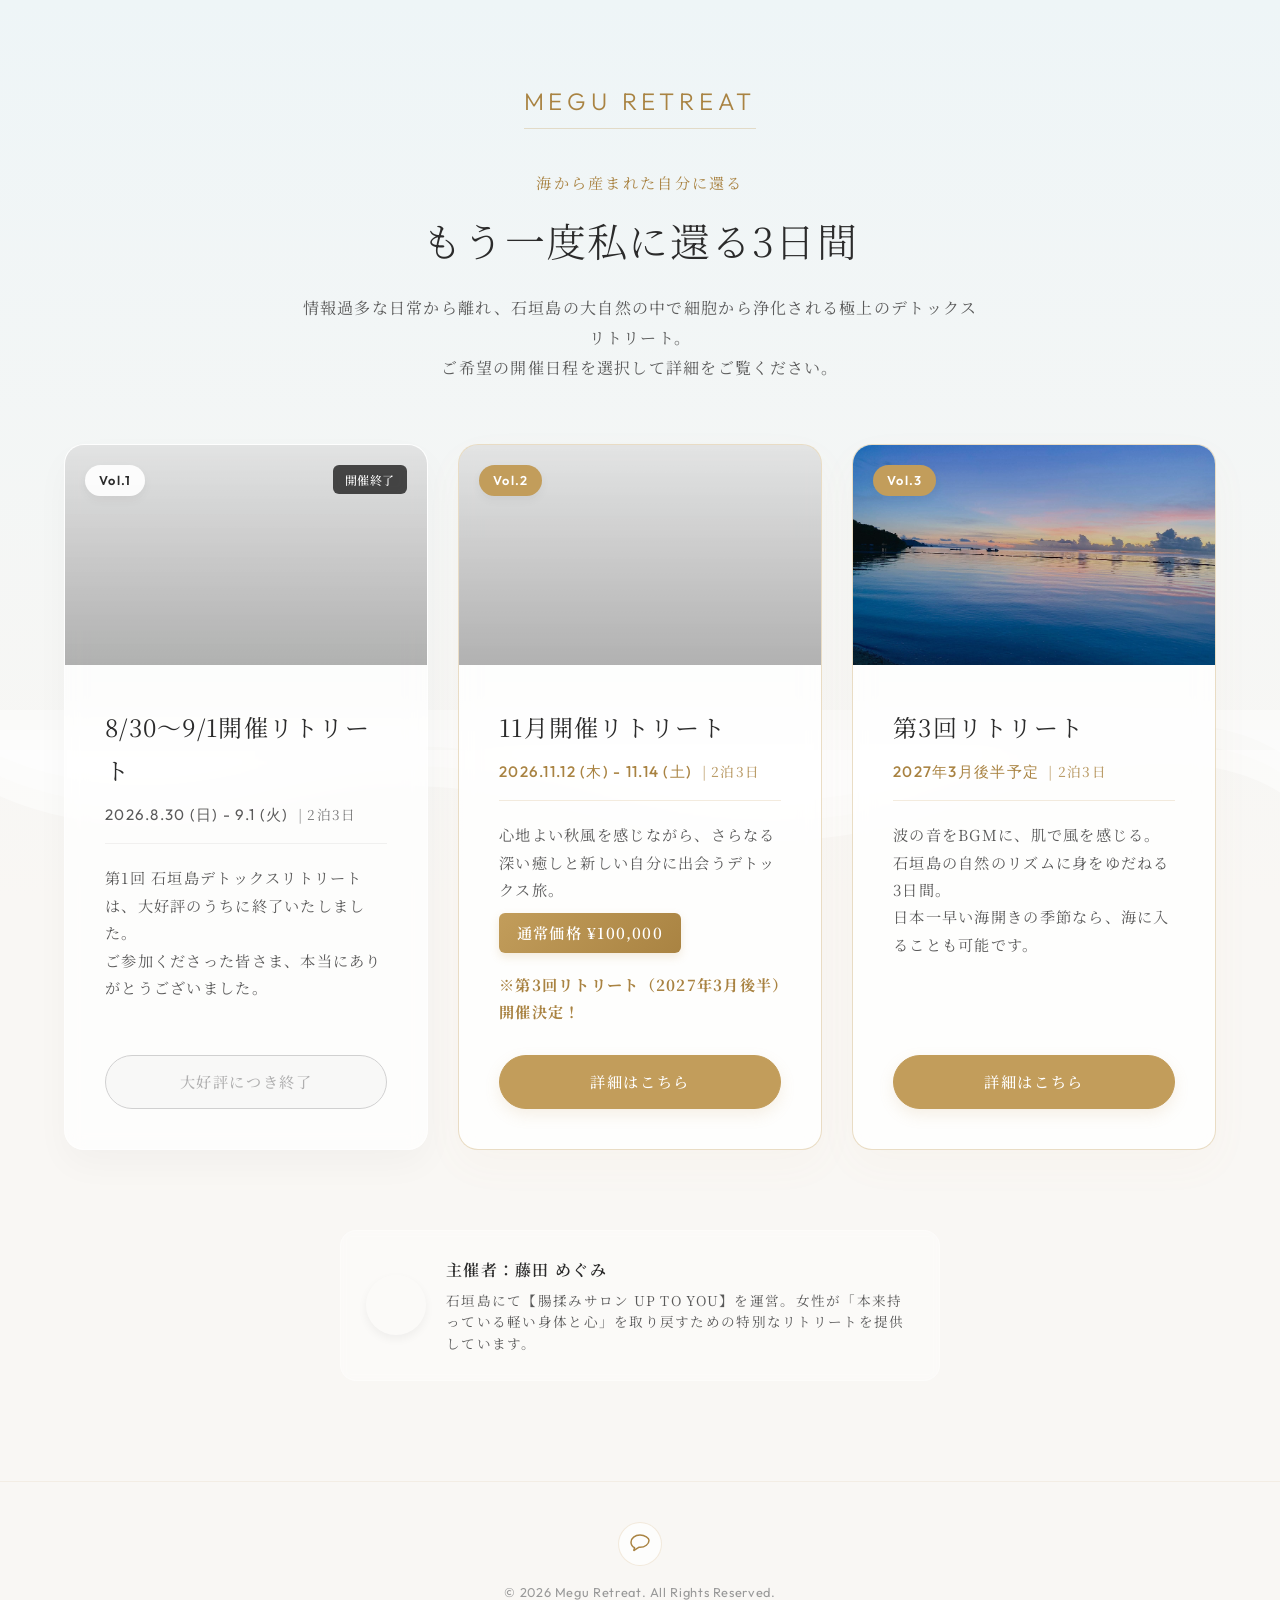
<file: index.html>
<!DOCTYPE html>
<html lang="ja">
<head>
    <meta charset="UTF-8">
    <meta name="viewport" content="width=device-width, initial-scale=1.0">
    <title>もう一度私に還る3日間 〜石垣島デトックスリトリート 総合案内〜</title>
    <meta name="description" content="もう一度私に還る3日間。腸から人生を整える石垣島リトリートの総合案内ページです。ご希望の日程を選択して詳細をご覧ください。">
    <!-- Google Fonts for premium typography -->
    <link rel="preconnect" href="https://fonts.googleapis.com">
    <link rel="preconnect" href="https://fonts.gstatic.com" crossorigin>
    <link href="https://fonts.googleapis.com/css2?family=Noto+Serif+JP:wght@300;400;600&family=Outfit:wght@300;400&display=swap" rel="stylesheet">
    <link rel="stylesheet" href="portal_style.css">
</head>
<body>
    <!-- Top Decorative Wave Background Overlay -->
    <div class="ocean-bg">
        <div class="wave wave1"></div>
        <div class="wave wave2"></div>
        <div class="wave wave3"></div>
    </div>

    <!-- Main Content -->
    <main class="portal-container">
        <!-- Header / Logo -->
        <header class="portal-header">
            <div class="logo">Megu Retreat</div>
        </header>

        <!-- Welcome Section -->
        <section class="welcome-section">
            <p class="welcome-sub">海から産まれた自分に還る</p>
            <h1 class="welcome-title">もう一度私に還る3日間</h1>
            <p class="welcome-desc">
                情報過多な日常から離れ、石垣島の大自然の中で細胞から浄化される極上のデトックスリトリート。<br>
                ご希望の開催日程を選択して詳細をご覧ください。
            </p>
        </section>

        <!-- Choice Cards Section -->
        <section class="cards-section">
            <div class="cards-grid">
                <!-- Vol.1 Card: completed -->
                <div class="portal-card">
                    <div class="card-image-box" style="background-image: url('https://megu-ishigaki.github.io/retreat/images/683950818_955530456968960_5264120412928472228_n.jpg');">
                        <div class="card-badge">Vol.1</div>
                        <div class="card-pop-tag" style="background: rgba(43,43,43,0.85);">開催終了</div>
                    </div>
                    <div class="card-content">
                        <h2 class="card-title">8/30〜9/1開催リトリート</h2>
                        <p class="card-date">2026.8.30 (日) - 9.1 (火) <span>| 2泊3日</span></p>
                        <p class="card-text">
                            第1回 石垣島デトックスリトリートは、大好評のうちに終了いたしました。<br>
                            ご参加くださった皆さま、本当にありがとうございました。
                        </p>
                        <span class="btn-portal disabled" aria-disabled="true">大好評につき終了</span>
                    </div>
                </div>

                <!-- Vol.2 Card (11月) -->
                <div class="portal-card highlight-card">
                    <div class="card-image-box" style="background-image: url('https://megu-ishigaki.github.io/retreat/images/678379756_1978113483078701_2156994088743516557_n.jpg');">
                        <div class="card-badge gold">Vol.2</div>
                    </div>
                    <div class="card-content">
                        <h2 class="card-title">11月開催リトリート</h2>
                        <p class="card-date gold-date">2026.11.12 (木) - 11.14 (土) <span>| 2泊3日</span></p>
                        <p class="card-text">
                            心地よい秋風を感じながら、さらなる深い癒しと新しい自分に出会うデトックス旅。<br>
                            <span class="monitor-badge">通常価格 ¥100,000</span>
                            <strong style="color: var(--primary-dark); display: block; margin-top: 8px;">※第3回リトリート（2027年3月後半）開催決定！</strong>
                        </p>
                        <a href="https://megu-ishigaki.github.io/retreat2/" class="btn-portal filled">詳細はこちら</a>
                    </div>
                </div>

                <!-- Vol.3 Card -->
                <div class="portal-card highlight-card">
                    <div class="card-image-box" style="background-image: url('images/retreat3-hero.jpg');">
                        <div class="card-badge gold">Vol.3</div>
                    </div>
                    <div class="card-content">
                        <h2 class="card-title">第3回リトリート</h2>
                        <p class="card-date gold-date">2027年3月後半予定 <span>| 2泊3日</span></p>
                        <p class="card-text">
                            波の音をBGMに、肌で風を感じる。石垣島の自然のリズムに身をゆだねる3日間。<br>
                            日本一早い海開きの季節なら、海に入ることも可能です。
                        </p>
                        <a href="https://megu-ishigaki.github.io/retreat3/" class="btn-portal filled">詳細はこちら</a>
                    </div>
                </div>
            </div>
        </section>

        <!-- Organizer Brief -->
        <section class="organizer-brief">
            <div class="organizer-box">
                <div class="organizer-avatar" style="background-image: url('https://megu-ishigaki.github.io/retreat/images/676887972_970373008977301_2734371401482440871_n.jpg');"></div>
                <div class="organizer-info">
                    <h3>主催者：藤田 めぐみ</h3>
                    <p>石垣島にて【腸揉みサロン UP TO YOU】を運営。女性が「本来持っている軽い身体と心」を取り戻すための特別なリトリートを提供しています。</p>
                </div>
            </div>
        </section>
    </main>

    <!-- Footer -->
    <footer class="portal-footer">
        <div class="footer-sns">
            <a href="https://lin.ee/xbLCPCN" target="_blank" rel="noopener noreferrer" class="sns-icon" title="LINE">
                <!-- Simple Elegant SVG LINE Bubble Icon -->
                <svg viewBox="0 0 24 24" width="24" height="24" stroke="currentColor" stroke-width="1.5" fill="none" stroke-linecap="round" stroke-linejoin="round">
                    <path d="M12 3c-4.97 0-9 3.19-9 7.13 0 2.27 1.34 4.29 3.52 5.56-.16.58-.59 2.12-.68 2.45-.1.38.13.37.28.27.21-.14 3.32-2.25 4.65-3.15.4.06.81.09 1.23.09 4.97 0 9-3.19 9-7.13C21 6.19 16.97 3 12 3z"></path>
                </svg>
            </a>
        </div>
        <p class="copyright">&copy; 2026 Megu Retreat. All Rights Reserved.</p>
    </footer>
</body>
</html>
</file>
<file: portal_style.css>
/* portal_style.css */

/* Reset & Root Variables */
:root {
    --primary: #c29d5b; /* Elegant gold tone */
    --primary-dark: #a98342;
    --text-main: #2b2b2b;
    --text-light: #5a5a5a;
    --bg-main: #f9f7f4; /* Very soft sandy white */
    --font-serif: 'Noto Serif JP', serif;
    --font-sans: 'Outfit', sans-serif;
    --transition-slow: all 0.6s cubic-bezier(0.25, 1, 0.5, 1);
    --transition-fast: all 0.3s ease;
}

* {
    margin: 0;
    padding: 0;
    box-sizing: border-box;
}

body {
    font-family: var(--font-serif);
    color: var(--text-main);
    background-color: var(--bg-main);
    line-height: 1.8;
    letter-spacing: 0.08em;
    min-height: 100vh;
    display: flex;
    flex-direction: column;
    position: relative;
    overflow-x: hidden;
}

a {
    text-decoration: none;
    color: inherit;
}

/* 🌊 Animated Ocean Wave Background */
.ocean-bg {
    position: fixed;
    top: 0;
    left: 0;
    width: 100%;
    height: 100%;
    background: linear-gradient(180deg, #eef5f7 0%, #f9f7f4 100%);
    z-index: -2;
    overflow: hidden;
}

.wave {
    position: absolute;
    bottom: -150px;
    left: 0;
    width: 200%;
    height: 300px;
    background: url('data:image/svg+xml;utf8,<svg xmlns="http://www.w3.org/2000/svg" viewBox="0 0 1200 120" preserveAspectRatio="none"><path d="M0,0V46.29c47.79,22.2,103.59,32.17,158,28,70.36-5.37,136.33-33.31,206.8-37.5C438.64,32.43,512.34,53.67,583,72.05c69.27,18,138.3,24.88,209.4,13.08,36.15-6,69.85-17.84,104.45-29.34C989.49,25,1113-14.29,1200,42.4V0Z" fill="%23ffffff" opacity="0.45"/></svg>') repeat-x;
    background-size: 50% 120px;
    transform: translate3d(0, 0, 0);
}

.wave1 {
    animation: wave-motion 25s cubic-bezier(0.36, 0.45, 0.63, 0.53) infinite;
    z-index: 1;
}

.wave2 {
    bottom: -130px;
    animation: wave-motion 18s cubic-bezier(0.36, 0.45, 0.63, 0.53) -2s infinite;
    opacity: 0.7;
    z-index: 2;
}

.wave3 {
    bottom: -110px;
    animation: wave-motion 12s cubic-bezier(0.36, 0.45, 0.63, 0.53) -4s infinite;
    opacity: 0.9;
    z-index: 3;
}

@keyframes wave-motion {
    0% { transform: translateX(0); }
    100% { transform: translateX(-50%); }
}

/* Main Container */
.portal-container {
    width: 90%;
    max-width: 1200px;
    margin: 0 auto;
    padding: 80px 0 100px;
    flex: 1;
    display: flex;
    flex-direction: column;
    justify-content: center;
}

/* Header */
.portal-header {
    text-align: center;
    margin-bottom: 40px;
}

.portal-header .logo {
    font-family: var(--font-sans);
    font-size: 1.5rem;
    font-weight: 300;
    letter-spacing: 0.2em;
    color: var(--primary-dark);
    text-transform: uppercase;
    display: inline-block;
    border-bottom: 1px solid rgba(194, 157, 91, 0.3);
    padding-bottom: 5px;
}

/* Welcome Section */
.welcome-section {
    text-align: center;
    margin-bottom: 60px;
}

.welcome-sub {
    font-size: 0.95rem;
    color: var(--primary-dark);
    letter-spacing: 0.15em;
    margin-bottom: 15px;
}

.welcome-title {
    font-size: 2.5rem;
    font-weight: 300;
    line-height: 1.4;
    margin-bottom: 25px;
    color: var(--text-main);
}

.welcome-desc {
    font-size: 1rem;
    color: var(--text-light);
    max-width: 680px;
    margin: 0 auto;
    line-height: 1.9;
}

/* Cards Section */
.cards-section {
    margin-bottom: 60px;
}

.cards-grid {
    display: grid;
    grid-template-columns: repeat(3, 1fr);
    gap: 30px;
}

/* Portal Card Style */
.portal-card {
    background: rgba(255, 255, 255, 0.7);
    border: 1px solid rgba(255, 255, 255, 0.5);
    border-radius: 20px;
    overflow: hidden;
    backdrop-filter: blur(10px);
    -webkit-backdrop-filter: blur(10px);
    box-shadow: 0 15px 35px rgba(0, 0, 0, 0.03);
    display: flex;
    flex-direction: column;
    transition: var(--transition-slow);
}

.portal-card:hover {
    transform: translateY(-8px);
    box-shadow: 0 25px 50px rgba(194, 157, 91, 0.08);
    border-color: rgba(194, 157, 91, 0.3);
    background: rgba(255, 255, 255, 0.85);
}

/* Highlighted (Vol.2) Card */
.highlight-card {
    border-color: rgba(194, 157, 91, 0.35);
    background: rgba(255, 255, 255, 0.8);
    box-shadow: 0 15px 40px rgba(194, 157, 91, 0.04);
}

.highlight-card:hover {
    border-color: rgba(194, 157, 91, 0.6);
    background: rgba(255, 255, 255, 0.95);
}

.card-image-box {
    height: 220px;
    background-size: cover;
    background-position: center;
    position: relative;
}

.card-image-box::before {
    content: '';
    position: absolute;
    top: 0; left: 0; width: 100%; height: 100%;
    background: linear-gradient(to bottom, rgba(0,0,0,0.1), rgba(0,0,0,0.3));
}

.card-badge {
    position: absolute;
    top: 20px;
    left: 20px;
    background: rgba(255, 255, 255, 0.9);
    color: var(--text-main);
    padding: 4px 14px;
    border-radius: 30px;
    font-family: var(--font-sans);
    font-size: 0.8rem;
    letter-spacing: 0.1em;
    font-weight: 600;
    box-shadow: 0 4px 10px rgba(0,0,0,0.05);
}

.card-badge.gold {
    background: var(--primary);
    color: #fff;
}

.card-pop-tag {
    position: absolute;
    top: 20px;
    right: 20px;
    background: rgba(194, 157, 91, 0.9);
    backdrop-filter: blur(5px);
    -webkit-backdrop-filter: blur(5px);
    color: #fff;
    font-size: 0.75rem;
    padding: 4px 12px;
    border-radius: 6px;
    letter-spacing: 0.05em;
    font-weight: 500;
}

.card-content {
    padding: 40px;
    flex: 1;
    display: flex;
    flex-direction: column;
}

.card-title {
    font-size: 1.5rem;
    font-weight: 400;
    margin-bottom: 10px;
    color: var(--text-main);
}

.card-date {
    font-family: var(--font-sans);
    font-size: 0.95rem;
    color: var(--text-light);
    margin-bottom: 20px;
    border-bottom: 1px solid rgba(0, 0, 0, 0.05);
    padding-bottom: 15px;
}

.card-date span {
    font-family: var(--font-serif);
    font-size: 0.85rem;
    opacity: 0.8;
    margin-left: 5px;
}

.gold-date {
    color: var(--primary-dark);
    font-weight: 500;
    border-color: rgba(194, 157, 91, 0.2);
}

.card-text {
    font-size: 0.95rem;
    color: var(--text-light);
    margin-bottom: 30px;
    line-height: 1.8;
    flex: 1;
}

/* Button Portal */
.btn-portal {
    display: block;
    text-align: center;
    border: 1px solid var(--primary);
    color: var(--primary);
    padding: 12px 30px;
    border-radius: 30px;
    font-size: 0.95rem;
    font-weight: 500;
    letter-spacing: 0.1em;
    transition: var(--transition-fast);
}

.btn-portal:hover {
    background-color: var(--primary);
    color: #fff;
    box-shadow: 0 8px 20px rgba(194, 157, 91, 0.2);
}

.btn-portal.filled {
    background-color: var(--primary);
    color: #fff;
    box-shadow: 0 6px 15px rgba(194, 157, 91, 0.15);
}

.btn-portal.filled:hover {
    background-color: var(--primary-dark);
    border-color: var(--primary-dark);
    box-shadow: 0 8px 25px rgba(194, 157, 91, 0.3);
}

.btn-portal.disabled {
    border-color: #d0d0d0;
    color: #b0b0b0;
    background-color: rgba(240, 240, 240, 0.4);
    cursor: not-allowed;
    pointer-events: none;
    box-shadow: none;
}

/* Organizer Brief */
.organizer-brief {
    margin-top: 20px;
    display: flex;
    justify-content: center;
}

.organizer-box {
    background: rgba(255, 255, 255, 0.4);
    border: 1px solid rgba(255, 255, 255, 0.3);
    border-radius: 16px;
    padding: 25px;
    display: flex;
    align-items: center;
    gap: 20px;
    max-width: 600px;
    backdrop-filter: blur(5px);
    -webkit-backdrop-filter: blur(5px);
}

.organizer-avatar {
    width: 60px;
    height: 60px;
    border-radius: 50%;
    background-size: cover;
    background-position: center;
    box-shadow: 0 4px 10px rgba(0,0,0,0.05);
    flex-shrink: 0;
}

.organizer-info h3 {
    font-size: 1rem;
    font-weight: 600;
    margin-bottom: 5px;
    color: var(--text-main);
}

.organizer-info p {
    font-size: 0.85rem;
    color: var(--text-light);
    line-height: 1.6;
}

/* Portal Footer */
.portal-footer {
    text-align: center;
    padding: 40px 0;
    border-top: 1px solid rgba(194, 157, 91, 0.1);
    background: transparent;
    z-index: 10;
}

.footer-sns {
    margin-bottom: 15px;
}

.sns-icon {
    display: inline-flex;
    align-items: center;
    justify-content: center;
    width: 44px;
    height: 44px;
    border-radius: 50%;
    background: rgba(255, 255, 255, 0.7);
    border: 1px solid rgba(194, 157, 91, 0.2);
    color: var(--primary-dark);
    transition: var(--transition-fast);
}

.sns-icon:hover {
    background: var(--primary);
    color: #fff;
    transform: scale(1.08);
    box-shadow: 0 5px 15px rgba(194, 157, 91, 0.2);
}

.copyright {
    font-family: var(--font-sans);
    font-size: 0.8rem;
    color: #999;
    letter-spacing: 0.05em;
}

/* Responsive Styles */
@media (max-width: 992px) {
    .cards-grid {
        grid-template-columns: repeat(2, 1fr);
        gap: 30px;
    }
}

@media (max-width: 768px) {
    .portal-container {
        padding: 50px 0 70px;
    }
    
    .welcome-title {
        font-size: 1.8rem;
    }
    
    .cards-grid {
        grid-template-columns: 1fr;
        gap: 30px;
    }
    
    .card-image-box {
        height: 180px;
    }
    
    .card-content {
        padding: 30px 20px;
    }
    
    .organizer-box {
        flex-direction: column;
        text-align: center;
        padding: 20px;
    }
}

/* 追加されたモニター価格バッジのスタイル */
.monitor-badge {
    display: inline-block;
    background: linear-gradient(135deg, #c29d5b 0%, #a98342 100%);
    color: #fff;
    font-size: 0.95rem;
    font-weight: 600;
    padding: 6px 18px;
    border-radius: 6px;
    margin: 10px 0;
    letter-spacing: 0.08em;
    box-shadow: 0 4px 10px rgba(194, 157, 91, 0.2);
}
</file>
